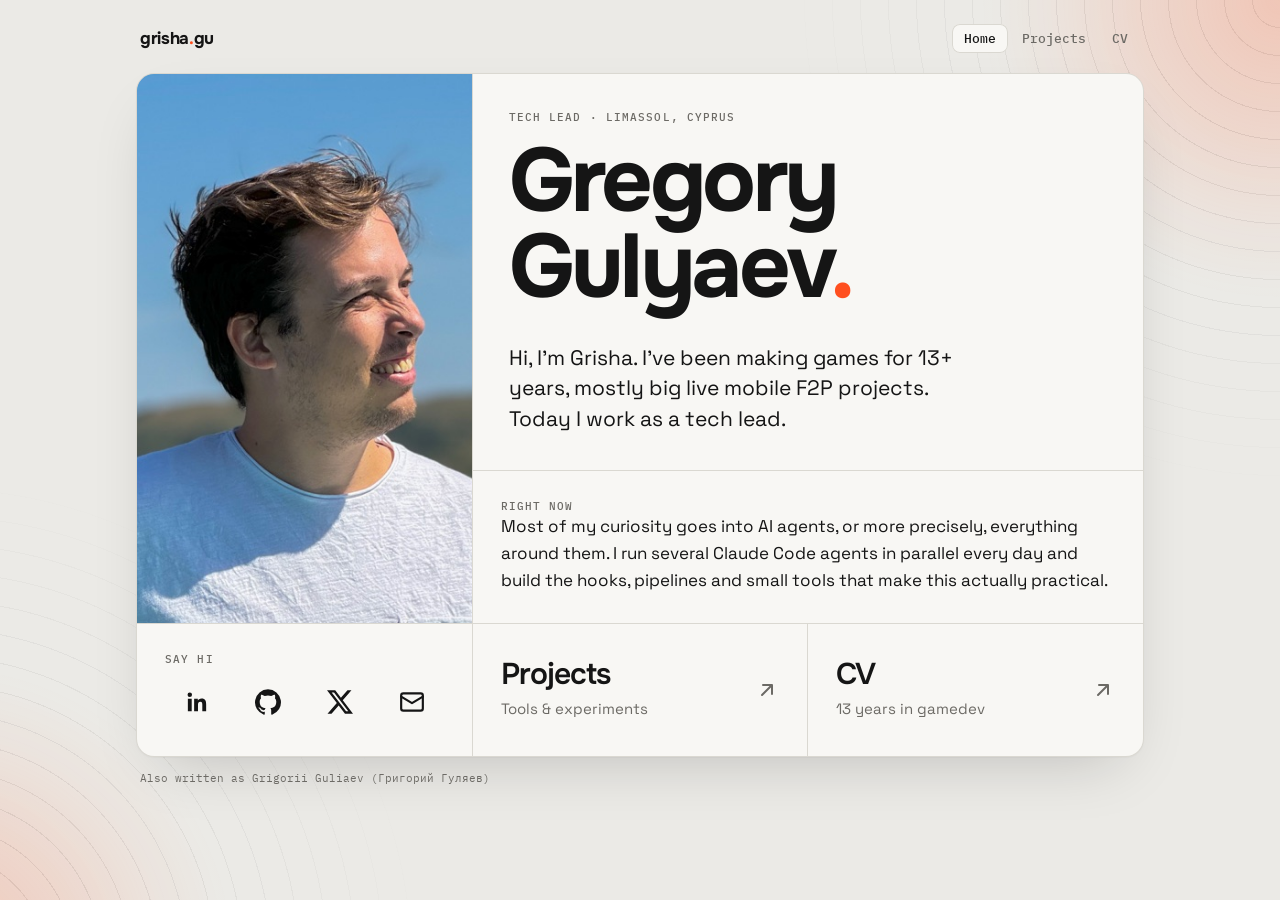
<file: index.html>
<!doctype html>
<html lang="en">
<head>
  <meta charset="utf-8">
  <meta name="viewport" content="width=device-width, initial-scale=1">
  <title>Gregory Gulyaev — Tech Lead, building tools for AI agents</title>
  <meta name="description" content="Gregory Gulyaev (Grigorii Guliaev): Tech Lead with 13+ years shipping games at scale, now building tools and pipelines for AI agents. Limassol, Cyprus.">
  <link rel="canonical" href="https://grisha-gu.dev/">
  <meta property="og:type" content="profile">
  <meta property="og:url" content="https://grisha-gu.dev/">
  <meta property="og:title" content="Gregory Gulyaev">
  <meta property="og:description" content="Tech Lead · 13+ yrs shipping games at scale · building tools for AI agents">
  <meta property="og:image" content="https://grisha-gu.dev/me.jpg">
  <meta name="twitter:card" content="summary">
  <meta name="twitter:site" content="@grisha_gu">
  <meta name="theme-color" content="#ebeae6" media="(prefers-color-scheme: light)">
  <meta name="theme-color" content="#0e0f10" media="(prefers-color-scheme: dark)">
  <link rel="icon" href="data:image/svg+xml,%3Csvg xmlns='http://www.w3.org/2000/svg' viewBox='0 0 100 100'%3E%3Ctext y='.9em' font-size='90'%3E👋%3C/text%3E%3C/svg%3E">
  <link rel="preconnect" href="https://fonts.googleapis.com">
  <link rel="preconnect" href="https://fonts.gstatic.com" crossorigin>
  <link href="https://fonts.googleapis.com/css2?family=Onest:wght@500;600;700&family=Space+Grotesk:wght@400;500;700&family=IBM+Plex+Mono:wght@400;500&display=swap" rel="stylesheet">
  <link rel="stylesheet" href="/style.css">
  <script type="application/ld+json">
  {
    "@context": "https://schema.org",
    "@type": "Person",
    "name": "Gregory Gulyaev",
    "alternateName": ["Grigorii Guliaev", "Григорий Гуляев"],
    "jobTitle": "Tech Lead",
    "url": "https://grisha-gu.dev/",
    "email": "mailto:gregory.gulyaev@gmail.com",
    "address": { "@type": "PostalAddress", "addressLocality": "Limassol", "addressCountry": "CY" },
    "sameAs": [
      "https://www.linkedin.com/in/gregory-gulyaev/",
      "https://github.com/grisha-gu",
      "https://x.com/grisha_gu",
      "https://grisha-gu.itch.io/"
    ]
  }
  </script>
</head>
<body>
  <div class="ripple a" aria-hidden="true"></div>
  <div class="ripple b" aria-hidden="true"></div>
  <div class="wrap">
    <header class="top">
      <a class="me" href="/">grisha<span>.</span>gu</a>
      <nav><a href="/" aria-current="page">Home</a><a href="/projects/">Projects</a><a href="/cv/">CV</a></nav>
    </header>

    <main class="panel">
      <section class="cell hero">
        <p class="label">Tech Lead · Limassol, Cyprus</p>
        <h1>Gregory<br>Gulyaev<span class="dot">.</span></h1>
        <p class="lead">Hi, I'm Grisha. I've been making games for 13+ years, mostly big live mobile F2P projects. Today I work as a tech lead.</p>
      </section>

      <div class="cell photo"><img src="/me.jpg" width="340" height="520" alt="Gregory Gulyaev"></div>

      <section class="cell now">
        <p class="label">Right now</p>
        <p>Most of my curiosity goes into AI agents, or more precisely, everything around them. I run several Claude Code agents in parallel every day and build the hooks, pipelines and small tools that make this actually practical.</p>
      </section>

      <a class="cell go" href="/projects/">
        <span><span class="t">Projects</span><span class="d">Tools &amp; experiments</span></span>
        <span class="arr"><svg viewBox="0 0 24 24" fill="none" stroke="currentColor" stroke-width="2" stroke-linecap="round" stroke-linejoin="round" aria-hidden="true"><path d="M7 17 17 7M8 7h9v9"/></svg></span>
      </a>
      <a class="cell go" href="/cv/">
        <span><span class="t">CV</span><span class="d">13 years in gamedev</span></span>
        <span class="arr"><svg viewBox="0 0 24 24" fill="none" stroke="currentColor" stroke-width="2" stroke-linecap="round" stroke-linejoin="round" aria-hidden="true"><path d="M7 17 17 7M8 7h9v9"/></svg></span>
      </a>

      <section class="cell contacts" aria-label="Contacts">
        <p class="label">Say hi</p>
        <div class="icons">
          <a class="icon" href="https://www.linkedin.com/in/gregory-gulyaev/" aria-label="LinkedIn" title="LinkedIn"><svg viewBox="0 0 24 24" fill="currentColor" aria-hidden="true"><path d="M20.45 20.45h-3.55v-5.57c0-1.33-.03-3.04-1.85-3.04-1.85 0-2.14 1.45-2.14 2.94v5.67H9.35V9h3.41v1.56h.05c.48-.9 1.64-1.85 3.37-1.85 3.6 0 4.27 2.37 4.27 5.46v6.28ZM5.34 7.43a2.06 2.06 0 1 1 0-4.13 2.06 2.06 0 0 1 0 4.13ZM7.12 20.45H3.56V9h3.56v11.45Z"/></svg></a>
          <a class="icon" href="https://github.com/grisha-gu" aria-label="GitHub" title="GitHub"><svg viewBox="0 0 24 24" fill="currentColor" aria-hidden="true"><path d="M12 .3a12 12 0 0 0-3.8 23.38c.6.12.82-.26.82-.57v-2.04c-3.34.73-4.04-1.6-4.04-1.6-.55-1.4-1.34-1.77-1.34-1.77-1.08-.74.09-.73.09-.73 1.2.09 1.84 1.24 1.84 1.24 1.07 1.83 2.8 1.3 3.49 1 .1-.78.42-1.3.76-1.6-2.67-.3-5.47-1.33-5.47-5.93 0-1.31.47-2.38 1.24-3.22-.14-.3-.54-1.52.1-3.18 0 0 1-.32 3.3 1.23a11.5 11.5 0 0 1 6 0c2.28-1.55 3.29-1.23 3.29-1.23.64 1.66.24 2.88.12 3.18a4.65 4.65 0 0 1 1.23 3.22c0 4.61-2.8 5.63-5.48 5.92.42.36.81 1.1.81 2.22v3.29c0 .31.21.69.82.57A12 12 0 0 0 12 .3Z"/></svg></a>
          <a class="icon" href="https://x.com/grisha_gu" aria-label="X" title="X"><svg viewBox="0 0 24 24" fill="currentColor" aria-hidden="true"><path d="M18.9 1.15h3.68l-8.04 9.19L24 22.85h-7.4l-5.8-7.59-6.64 7.59H.47l8.6-9.83L0 1.15h7.59l5.25 6.93 6.06-6.93Zm-1.29 19.5h2.04L6.49 3.24H4.3l13.31 17.41Z"/></svg></a>
          <a class="icon" href="mailto:gregory.gulyaev@gmail.com" aria-label="Email" title="gregory.gulyaev@gmail.com"><svg viewBox="0 0 24 24" fill="none" stroke="currentColor" stroke-width="2" stroke-linecap="round" stroke-linejoin="round" aria-hidden="true"><rect x="2" y="4" width="20" height="16" rx="2"/><path d="m22 7-10 6L2 7"/></svg></a>
        </div>
      </section>
    </main>
    <p class="aka">Also written as Grigorii Guliaev (Григорий Гуляев)</p>
  </div>
</body>
</html>
</file>
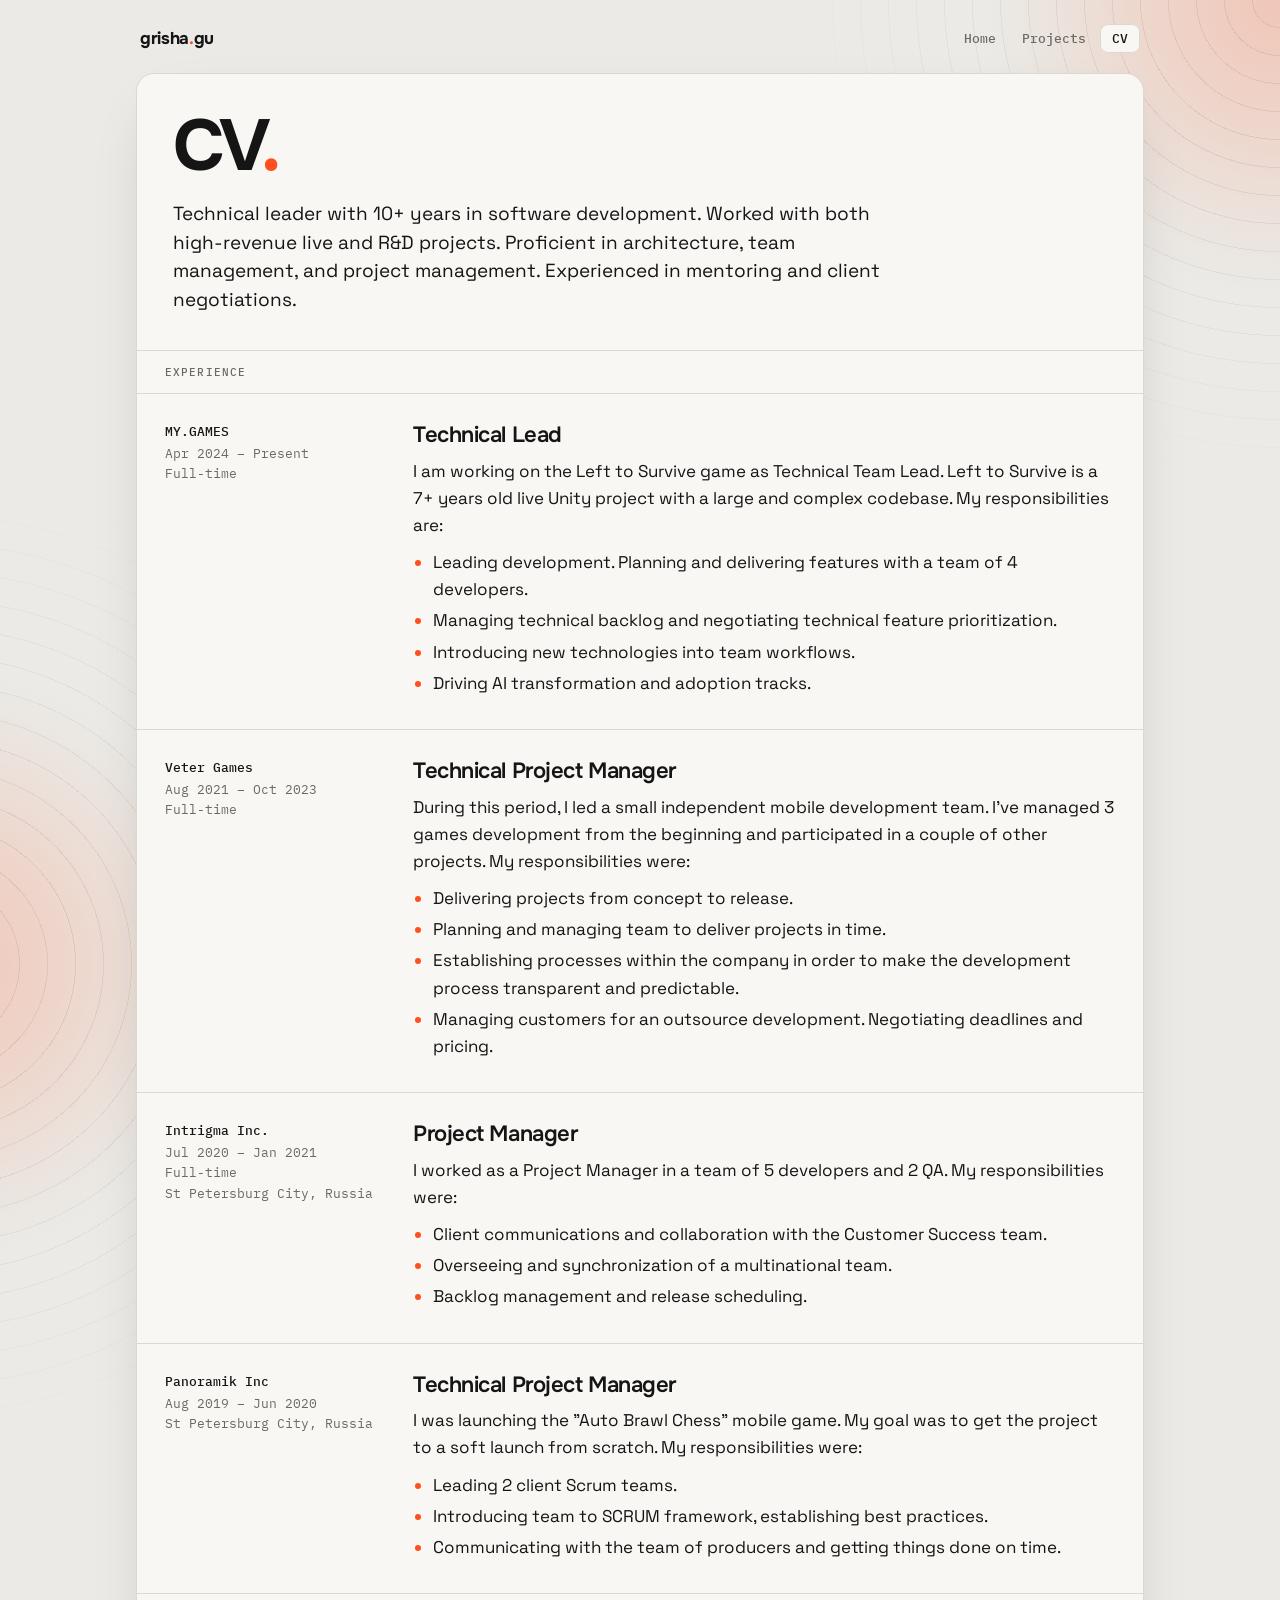
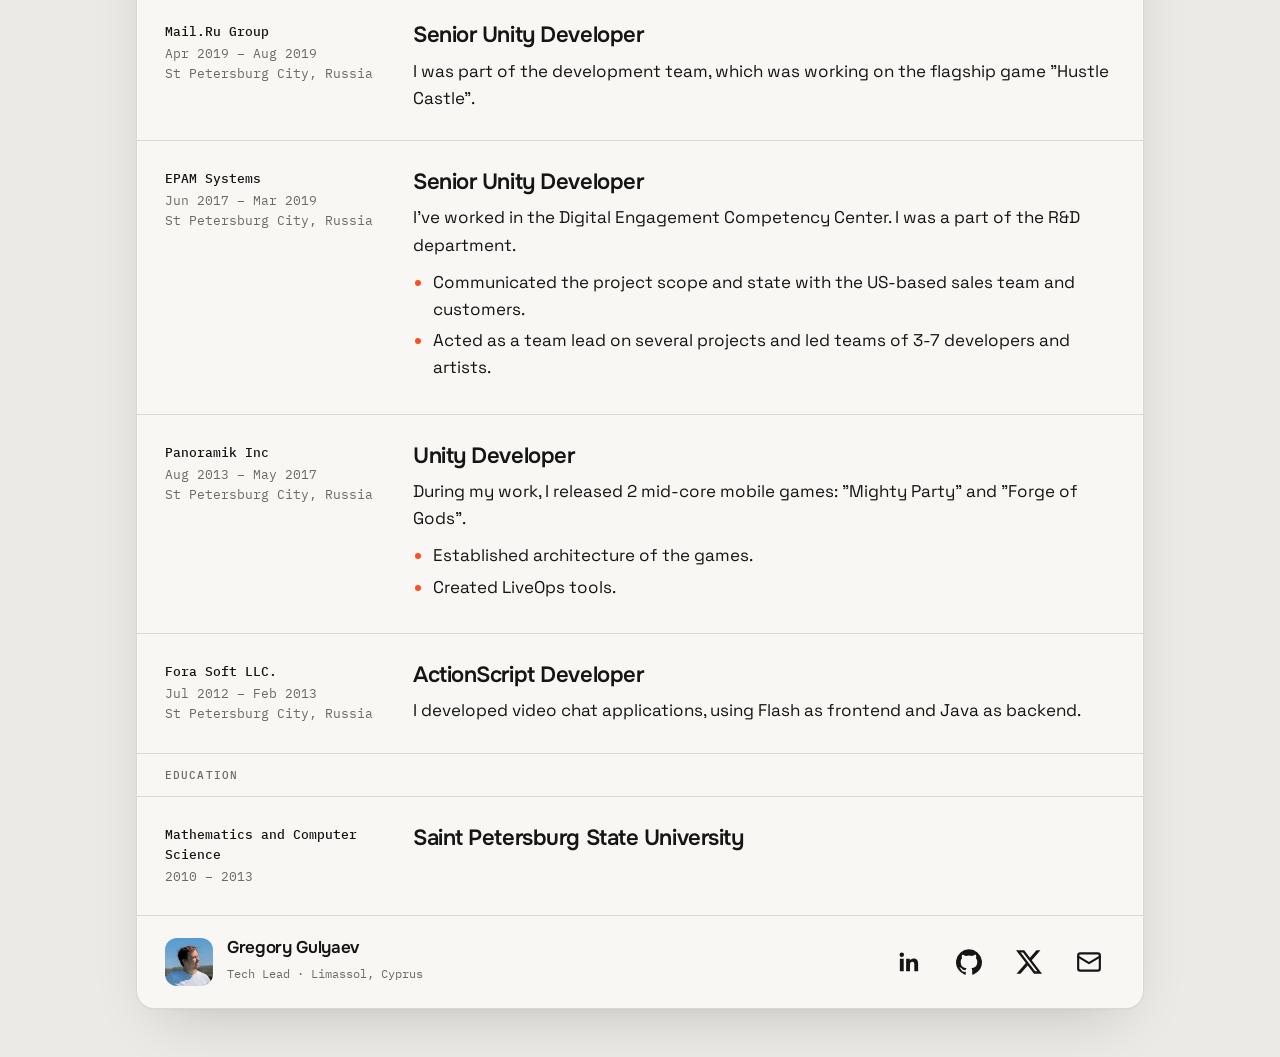
<file: cv/index.html>
<!doctype html>
<html lang="en">
<head>
  <meta charset="utf-8">
  <meta name="viewport" content="width=device-width, initial-scale=1">
  <title>CV — Gregory Gulyaev</title>
  <meta name="description" content="CV of Gregory Gulyaev: Technical Lead at MY.GAMES, 10+ years in game development.">
  <link rel="canonical" href="https://grisha-gu.dev/cv/">
  <meta property="og:url" content="https://grisha-gu.dev/cv/">
  <meta property="og:title" content="CV — Gregory Gulyaev">
  <meta property="og:description" content="Technical Lead at MY.GAMES, 10+ years in game development.">
  <meta property="og:image" content="https://grisha-gu.dev/me.jpg">
  <meta name="twitter:card" content="summary">
  <meta name="theme-color" content="#ebeae6" media="(prefers-color-scheme: light)">
  <meta name="theme-color" content="#0e0f10" media="(prefers-color-scheme: dark)">
  <link rel="icon" href="data:image/svg+xml,%3Csvg xmlns='http://www.w3.org/2000/svg' viewBox='0 0 100 100'%3E%3Ctext y='.9em' font-size='90'%3E👋%3C/text%3E%3C/svg%3E">
  <link rel="preconnect" href="https://fonts.googleapis.com">
  <link rel="preconnect" href="https://fonts.gstatic.com" crossorigin>
  <link href="https://fonts.googleapis.com/css2?family=Onest:wght@500;600;700&family=Space+Grotesk:wght@400;500;700&family=IBM+Plex+Mono:wght@400;500&display=swap" rel="stylesheet">
  <link rel="stylesheet" href="/style.css">
</head>
<body>
  <div class="ripple a" aria-hidden="true"></div>
  <div class="ripple b" aria-hidden="true"></div>
  <div class="wrap">
    <header class="top">
      <a class="me" href="/">grisha<span>.</span>gu</a>
      <nav><a href="/">Home</a><a href="/projects/">Projects</a><a href="/cv/" aria-current="page">CV</a></nav>
    </header>

    <main class="panel">
      <section class="cell page-head">
        <h1 class="page-title">CV<span class="dot">.</span></h1>
        <p class="page-intro">Technical leader with 10+ years in software development. Worked with both high-revenue live and R&amp;D projects. Proficient in architecture, team management, and project management. Experienced in mentoring and client negotiations.</p>
      </section>

      <h2 class="cell label section-label">Experience</h2>
      <article class="cell job">
        <div class="job-side"><b>MY.GAMES</b>Apr 2024 – Present<br>Full-time</div>
        <div>
          <h3>Technical Lead</h3>
          <p>I am working on the Left to Survive game as Technical Team Lead. Left to Survive is a 7+ years old live Unity project with a large and complex codebase. My responsibilities are:</p>
          <ul>
            <li>Leading development. Planning and delivering features with a team of 4 developers.</li>
            <li>Managing technical backlog and negotiating technical feature prioritization.</li>
            <li>Introducing new technologies into team workflows.</li>
            <li>Driving AI transformation and adoption tracks.</li>
          </ul>
        </div>
      </article>
      <article class="cell job">
        <div class="job-side"><b>Veter Games</b>Aug 2021 – Oct 2023<br>Full-time</div>
        <div>
          <h3>Technical Project Manager</h3>
          <p>During this period, I led a small independent mobile development team. I’ve managed 3 games development from the beginning and participated in a couple of other projects. My responsibilities were:</p>
          <ul>
            <li>Delivering projects from concept to release.</li>
            <li>Planning and managing team to deliver projects in time.</li>
            <li>Establishing processes within the company in order to make the development process transparent and predictable.</li>
            <li>Managing customers for an outsource development. Negotiating deadlines and pricing.</li>
          </ul>
        </div>
      </article>
      <article class="cell job">
        <div class="job-side"><b>Intrigma Inc.</b>Jul 2020 – Jan 2021<br>Full-time<br>St Petersburg City, Russia</div>
        <div>
          <h3>Project Manager</h3>
          <p>I worked as a Project Manager in a team of 5 developers and 2 QA. My responsibilities were:</p>
          <ul>
            <li>Client communications and collaboration with the Customer Success team.</li>
            <li>Overseeing and synchronization of a multinational team.</li>
            <li>Backlog management and release scheduling.</li>
          </ul>
        </div>
      </article>
      <article class="cell job">
        <div class="job-side"><b>Panoramik Inc</b>Aug 2019 – Jun 2020<br>St Petersburg City, Russia</div>
        <div>
          <h3>Technical Project Manager</h3>
          <p>I was launching the "Auto Brawl Chess" mobile game. My goal was to get the project to a soft launch from scratch. My responsibilities were:</p>
          <ul>
            <li>Leading 2 client Scrum teams.</li>
            <li>Introducing team to SCRUM framework, establishing best practices.</li>
            <li>Communicating with the team of producers and getting things done on time.</li>
          </ul>
        </div>
      </article>
      <article class="cell job">
        <div class="job-side"><b>Mail.Ru Group</b>Apr 2019 – Aug 2019<br>St Petersburg City, Russia</div>
        <div>
          <h3>Senior Unity Developer</h3>
          <p>I was part of the development team, which was working on the flagship game "Hustle Castle".</p>
        </div>
      </article>
      <article class="cell job">
        <div class="job-side"><b>EPAM Systems</b>Jun 2017 – Mar 2019<br>St Petersburg City, Russia</div>
        <div>
          <h3>Senior Unity Developer</h3>
          <p>I've worked in the Digital Engagement Competency Center. I was a part of the R&amp;D department.</p>
          <ul>
            <li>Communicated the project scope and state with the US-based sales team and customers.</li>
            <li>Acted as a team lead on several projects and led teams of 3-7 developers and artists.</li>
          </ul>
        </div>
      </article>
      <article class="cell job">
        <div class="job-side"><b>Panoramik Inc</b>Aug 2013 – May 2017<br>St Petersburg City, Russia</div>
        <div>
          <h3>Unity Developer</h3>
          <p>During my work, I released 2 mid-core mobile games: "Mighty Party" and "Forge of Gods".</p>
          <ul>
            <li>Established architecture of the games.</li>
            <li>Created LiveOps tools.</li>
          </ul>
        </div>
      </article>
      <article class="cell job">
        <div class="job-side"><b>Fora Soft LLC.</b>Jul 2012 – Feb 2013<br>St Petersburg City, Russia</div>
        <div>
          <h3>ActionScript Developer</h3>
          <p>I developed video chat applications, using Flash as frontend and Java as backend.</p>
        </div>
      </article>

      <h2 class="cell label section-label">Education</h2>
      <article class="cell job">
        <div class="job-side"><b>Mathematics and Computer Science</b>2010 – 2013</div>
        <div><h3>Saint Petersburg State University</h3></div>
      </article>

      <footer class="cell whoami">
        <a class="id" href="/"><img src="/me.jpg" width="48" height="48" alt=""><span><span class="name">Gregory Gulyaev</span><span class="loc">Tech Lead · Limassol, Cyprus</span></span></a>
          <div class="icons">
            <a class="icon" href="https://www.linkedin.com/in/gregory-gulyaev/" aria-label="LinkedIn" title="LinkedIn"><svg viewBox="0 0 24 24" fill="currentColor" aria-hidden="true"><path d="M20.45 20.45h-3.55v-5.57c0-1.33-.03-3.04-1.85-3.04-1.85 0-2.14 1.45-2.14 2.94v5.67H9.35V9h3.41v1.56h.05c.48-.9 1.64-1.85 3.37-1.85 3.6 0 4.27 2.37 4.27 5.46v6.28ZM5.34 7.43a2.06 2.06 0 1 1 0-4.13 2.06 2.06 0 0 1 0 4.13ZM7.12 20.45H3.56V9h3.56v11.45Z"/></svg></a>
            <a class="icon" href="https://github.com/grisha-gu" aria-label="GitHub" title="GitHub"><svg viewBox="0 0 24 24" fill="currentColor" aria-hidden="true"><path d="M12 .3a12 12 0 0 0-3.8 23.38c.6.12.82-.26.82-.57v-2.04c-3.34.73-4.04-1.6-4.04-1.6-.55-1.4-1.34-1.77-1.34-1.77-1.08-.74.09-.73.09-.73 1.2.09 1.84 1.24 1.84 1.24 1.07 1.83 2.8 1.3 3.49 1 .1-.78.42-1.3.76-1.6-2.67-.3-5.47-1.33-5.47-5.93 0-1.31.47-2.38 1.24-3.22-.14-.3-.54-1.52.1-3.18 0 0 1-.32 3.3 1.23a11.5 11.5 0 0 1 6 0c2.28-1.55 3.29-1.23 3.29-1.23.64 1.66.24 2.88.12 3.18a4.65 4.65 0 0 1 1.23 3.22c0 4.61-2.8 5.63-5.48 5.92.42.36.81 1.1.81 2.22v3.29c0 .31.21.69.82.57A12 12 0 0 0 12 .3Z"/></svg></a>
            <a class="icon" href="https://x.com/grisha_gu" aria-label="X" title="X"><svg viewBox="0 0 24 24" fill="currentColor" aria-hidden="true"><path d="M18.9 1.15h3.68l-8.04 9.19L24 22.85h-7.4l-5.8-7.59-6.64 7.59H.47l8.6-9.83L0 1.15h7.59l5.25 6.93 6.06-6.93Zm-1.29 19.5h2.04L6.49 3.24H4.3l13.31 17.41Z"/></svg></a>
            <a class="icon" href="mailto:gregory.gulyaev@gmail.com" aria-label="Email" title="gregory.gulyaev@gmail.com"><svg viewBox="0 0 24 24" fill="none" stroke="currentColor" stroke-width="2" stroke-linecap="round" stroke-linejoin="round" aria-hidden="true"><rect x="2" y="4" width="20" height="16" rx="2"/><path d="m22 7-10 6L2 7"/></svg></a>
          </div>
      </footer>
    </main>
  </div>
</body>
</html>
</file>
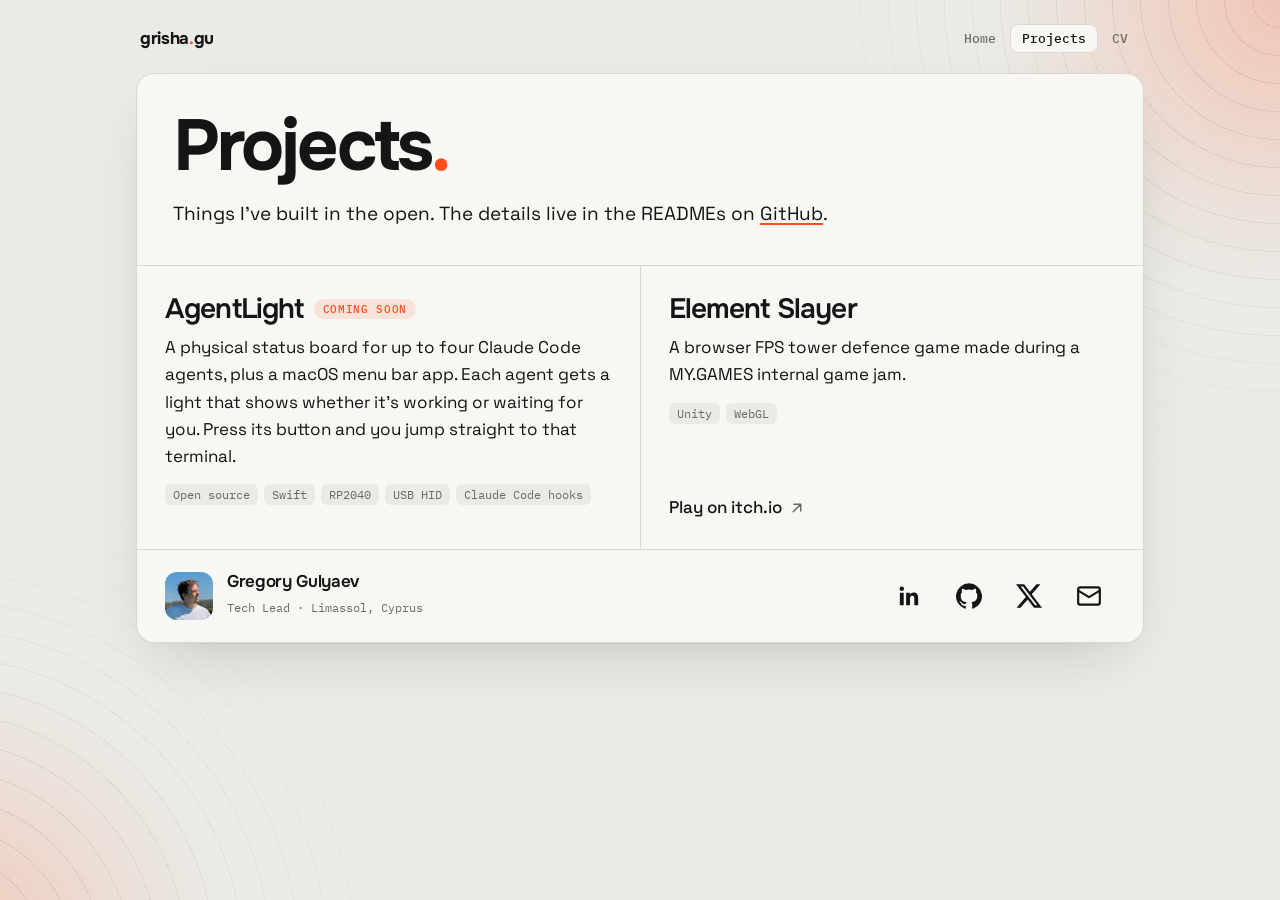
<file: projects/index.html>
<!doctype html>
<html lang="en">
<head>
  <meta charset="utf-8">
  <meta name="viewport" content="width=device-width, initial-scale=1">
  <title>Projects — Gregory Gulyaev</title>
  <meta name="description" content="Projects by Gregory Gulyaev: AgentLight, a status board for Claude Code agents, and other engineering experiments.">
  <link rel="canonical" href="https://grisha-gu.dev/projects/">
  <meta property="og:url" content="https://grisha-gu.dev/projects/">
  <meta property="og:title" content="Projects — Gregory Gulyaev">
  <meta property="og:description" content="AgentLight and other engineering experiments.">
  <meta property="og:image" content="https://grisha-gu.dev/me.jpg">
  <meta name="twitter:card" content="summary">
  <meta name="theme-color" content="#ebeae6" media="(prefers-color-scheme: light)">
  <meta name="theme-color" content="#0e0f10" media="(prefers-color-scheme: dark)">
  <link rel="icon" href="data:image/svg+xml,%3Csvg xmlns='http://www.w3.org/2000/svg' viewBox='0 0 100 100'%3E%3Ctext y='.9em' font-size='90'%3E👋%3C/text%3E%3C/svg%3E">
  <link rel="preconnect" href="https://fonts.googleapis.com">
  <link rel="preconnect" href="https://fonts.gstatic.com" crossorigin>
  <link href="https://fonts.googleapis.com/css2?family=Onest:wght@500;600;700&family=Space+Grotesk:wght@400;500;700&family=IBM+Plex+Mono:wght@400;500&display=swap" rel="stylesheet">
  <link rel="stylesheet" href="/style.css">
</head>
<body>
  <div class="ripple a" aria-hidden="true"></div>
  <div class="ripple b" aria-hidden="true"></div>
  <div class="wrap">
    <header class="top">
      <a class="me" href="/">grisha<span>.</span>gu</a>
      <nav><a href="/">Home</a><a href="/projects/" aria-current="page">Projects</a><a href="/cv/">CV</a></nav>
    </header>

    <main class="panel">
      <section class="cell page-head">
        <h1 class="page-title">Projects<span class="dot">.</span></h1>
        <p class="page-intro">Things I've built in the open. The details live in the READMEs on <a href="https://github.com/grisha-gu">GitHub</a>.</p>
      </section>

      <article class="cell project" id="agentlight">
        <div class="project-head"><h2>AgentLight</h2><span class="pill">Coming soon</span></div>
        <p>A physical status board for up to four Claude Code agents, plus a macOS menu bar app. Each agent gets a light that shows whether it's working or waiting for you. Press its button and you jump straight to that terminal.</p>
        <ul class="tags"><li>Open source</li><li>Swift</li><li>RP2040</li><li>USB HID</li><li>Claude Code hooks</li></ul>
      </article>

      <article class="cell project" id="element-slayer">
        <div class="project-head"><h2>Element Slayer</h2></div>
        <p>A browser FPS tower defence game made during a MY.GAMES internal game jam.</p>
        <ul class="tags"><li>Unity</li><li>WebGL</li></ul>
        <a class="more" href="https://grisha-gu.itch.io/">Play on itch.io <span class="arr"><svg viewBox="0 0 24 24" fill="none" stroke="currentColor" stroke-width="2" stroke-linecap="round" stroke-linejoin="round" aria-hidden="true"><path d="M7 17 17 7M8 7h9v9"/></svg></span></a>
      </article>

      <footer class="cell whoami">
        <a class="id" href="/"><img src="/me.jpg" width="48" height="48" alt=""><span><span class="name">Gregory Gulyaev</span><span class="loc">Tech Lead · Limassol, Cyprus</span></span></a>
          <div class="icons">
            <a class="icon" href="https://www.linkedin.com/in/gregory-gulyaev/" aria-label="LinkedIn" title="LinkedIn"><svg viewBox="0 0 24 24" fill="currentColor" aria-hidden="true"><path d="M20.45 20.45h-3.55v-5.57c0-1.33-.03-3.04-1.85-3.04-1.85 0-2.14 1.45-2.14 2.94v5.67H9.35V9h3.41v1.56h.05c.48-.9 1.64-1.85 3.37-1.85 3.6 0 4.27 2.37 4.27 5.46v6.28ZM5.34 7.43a2.06 2.06 0 1 1 0-4.13 2.06 2.06 0 0 1 0 4.13ZM7.12 20.45H3.56V9h3.56v11.45Z"/></svg></a>
            <a class="icon" href="https://github.com/grisha-gu" aria-label="GitHub" title="GitHub"><svg viewBox="0 0 24 24" fill="currentColor" aria-hidden="true"><path d="M12 .3a12 12 0 0 0-3.8 23.38c.6.12.82-.26.82-.57v-2.04c-3.34.73-4.04-1.6-4.04-1.6-.55-1.4-1.34-1.77-1.34-1.77-1.08-.74.09-.73.09-.73 1.2.09 1.84 1.24 1.84 1.24 1.07 1.83 2.8 1.3 3.49 1 .1-.78.42-1.3.76-1.6-2.67-.3-5.47-1.33-5.47-5.93 0-1.31.47-2.38 1.24-3.22-.14-.3-.54-1.52.1-3.18 0 0 1-.32 3.3 1.23a11.5 11.5 0 0 1 6 0c2.28-1.55 3.29-1.23 3.29-1.23.64 1.66.24 2.88.12 3.18a4.65 4.65 0 0 1 1.23 3.22c0 4.61-2.8 5.63-5.48 5.92.42.36.81 1.1.81 2.22v3.29c0 .31.21.69.82.57A12 12 0 0 0 12 .3Z"/></svg></a>
            <a class="icon" href="https://x.com/grisha_gu" aria-label="X" title="X"><svg viewBox="0 0 24 24" fill="currentColor" aria-hidden="true"><path d="M18.9 1.15h3.68l-8.04 9.19L24 22.85h-7.4l-5.8-7.59-6.64 7.59H.47l8.6-9.83L0 1.15h7.59l5.25 6.93 6.06-6.93Zm-1.29 19.5h2.04L6.49 3.24H4.3l13.31 17.41Z"/></svg></a>
            <a class="icon" href="mailto:gregory.gulyaev@gmail.com" aria-label="Email" title="gregory.gulyaev@gmail.com"><svg viewBox="0 0 24 24" fill="none" stroke="currentColor" stroke-width="2" stroke-linecap="round" stroke-linejoin="round" aria-hidden="true"><rect x="2" y="4" width="20" height="16" rx="2"/><path d="m22 7-10 6L2 7"/></svg></a>
          </div>
      </footer>
    </main>
  </div>
</body>
</html>
</file>
<file: style.css>
:root {
  --bg: #ebeae6;
  --tile: #f8f7f4;
  --ink: #151515;
  --dim: #6c6a65;
  --line: #dad8d1;
  --ring: rgba(21, 21, 21, .09);
  --glow: rgba(255, 106, 61, .28);
  --accent: #ff4f1f;
  --on-accent: #fff;
  --head: "Onest", system-ui, sans-serif;
  --mono: "IBM Plex Mono", ui-monospace, SFMono-Regular, Menlo, monospace;
}

@media (prefers-color-scheme: dark) {
  :root {
    --bg: #0e0f10;
    --tile: #18191a;
    --ink: #edece8;
    --dim: #8e8c87;
    --line: #2a2b2c;
    --ring: rgba(237, 236, 232, .07);
    --glow: rgba(255, 106, 61, .2);
    --accent: #ff6a3d;
    --on-accent: #150a05;
  }
}

* { box-sizing: border-box; }

html { -webkit-text-size-adjust: 100%; }

body {
  margin: 0;
  min-height: 100vh;
  background: var(--bg);
  color: var(--ink);
  font: 17px/1.6 "Space Grotesk", system-ui, sans-serif;
  -webkit-font-smoothing: antialiased;
  position: relative;
}

a { color: inherit; text-decoration: none; }
::selection { background: var(--accent); color: var(--on-accent); }

/* Background: concentric ripples from two corners */

.ripple {
  position: fixed;
  width: 110vmax;
  height: 110vmax;
  pointer-events: none;
  z-index: -1;
  border-radius: 50%;
  background: radial-gradient(circle, var(--glow), transparent 30%), repeating-radial-gradient(circle, transparent 0 27px, var(--ring) 27px 28px);
  -webkit-mask-image: radial-gradient(circle, #000 15%, transparent 50%);
          mask-image: radial-gradient(circle, #000 15%, transparent 50%);
}
.ripple.a { top: -55vmax; right: -55vmax; }
.ripple.b { bottom: -60vmax; left: -60vmax; }

/* Top bar */

.wrap { max-width: 1040px; margin: 0 auto; padding: 20px 16px 48px; }

.top { display: flex; justify-content: space-between; align-items: center; padding: 4px 4px 20px; }
.top .me { font-family: var(--head); font-weight: 700; letter-spacing: -0.02em; }
.top .me span { color: var(--accent); }
.top nav { display: flex; gap: 2px; font: 500 13px var(--mono); }
.top nav a { padding: 6px 12px; border-radius: 8px; color: var(--dim); }
.top nav a:hover { color: var(--ink); background: var(--tile); }
.top nav a[aria-current] { color: var(--ink); background: var(--tile); box-shadow: inset 0 0 0 1px var(--line); }

/* Panel: one card, dividers come from the 1px gaps showing the line colour */

.panel {
  display: grid;
  grid-template-columns: repeat(12, minmax(0, 1fr));
  gap: 1px;
  background: var(--line);
  border: 1px solid var(--line);
  border-radius: 18px;
  overflow: hidden;
  box-shadow: 0 1px 2px rgba(0, 0, 0, .04), 0 24px 60px -24px rgba(0, 0, 0, .2);
}
.cell { grid-column: 1 / -1; background: var(--tile); padding: 28px; min-width: 0; position: relative; }
.label { font: 500 11px var(--mono); text-transform: uppercase; letter-spacing: .1em; color: var(--dim); margin: 0 0 14px; }

.aka { margin: 14px 4px 0; font: 11px var(--mono); color: var(--dim); }

/* Contact icons */

.icons { width: 100%; display: grid; grid-template-columns: repeat(4, 1fr); gap: 8px; }
.icon { height: 52px; display: grid; place-items: center; border-radius: 12px; color: var(--ink); transition: background .15s, transform .15s; }
.icon svg { width: 26px; height: 26px; }
.icon:hover { background: var(--bg); transform: translateY(-2px); }

/* Home: photo + contacts on the left, text and links on the right */

.photo { grid-column: 1 / span 4; grid-row: 1 / span 2; padding: 0; }
.photo img { width: 100%; height: 100%; object-fit: cover; display: block; }

.hero { grid-column: 5 / -1; grid-row: 1; padding: 36px; }
.hero h1 { font-family: var(--head); font-size: clamp(46px, 7.8vw, 90px); line-height: .96; letter-spacing: -0.04em; font-weight: 700; margin: 0 0 32px; }
.dot { color: var(--accent); }
.hero .lead { font-size: 21px; line-height: 1.45; margin: 0; max-width: 36ch; }

.now { grid-column: 5 / -1; grid-row: 2; }
.now p { margin: 0; max-width: 60ch; }

.go { grid-column: span 4; grid-row: 3; display: flex; align-items: center; justify-content: space-between; gap: 12px; transition: background .2s; }
.go .t { font-family: var(--head); font-size: 30px; font-weight: 600; letter-spacing: -0.03em; line-height: 1; display: block; }
.go .d { color: var(--dim); font-size: 15px; margin-top: 8px; display: block; }
.go:hover { background: var(--bg); }

.arr { flex: none; display: grid; place-items: center; color: var(--dim); transition: transform .2s, color .2s; }
.arr svg { width: 24px; height: 24px; }
a:hover > .arr { transform: translate(3px, -3px); color: var(--accent); }

.contacts { grid-column: 1 / span 4; grid-row: 3; display: flex; flex-direction: column; justify-content: space-between; gap: 10px; }
.contacts .label { margin: 0; }

/* Inner pages */

.page-head { padding: 36px; }
.page-title { font-family: var(--head); font-size: clamp(44px, 7vw, 72px); line-height: 1; letter-spacing: -0.04em; font-weight: 700; margin: 0 0 18px; }
.page-intro { margin: 0; max-width: 62ch; font-size: 19px; line-height: 1.5; }
.page-intro a, .prose a { text-decoration: underline; text-decoration-color: var(--accent); text-decoration-thickness: 2px; text-underline-offset: 3px; }
.page-intro a:hover, .prose a:hover { color: var(--accent); }

.section-label { padding: 14px 28px; margin: 0; }

/* Projects */

.project { grid-column: span 6; display: flex; flex-direction: column; }
.project-head { display: flex; flex-wrap: wrap; align-items: center; gap: 10px; margin-bottom: 10px; }
.project h2 { font-family: var(--head); font-size: 28px; line-height: 1.1; letter-spacing: -0.03em; font-weight: 600; margin: 0; }
.project p { margin: 0 0 14px; }
.pill { font: 500 11px var(--mono); text-transform: uppercase; letter-spacing: .06em; padding: 3px 9px; border-radius: 999px; color: var(--accent); background: color-mix(in srgb, var(--accent) 12%, transparent); }
.tags { display: flex; flex-wrap: wrap; gap: 6px; list-style: none; padding: 0; margin: 0 0 16px; }
.tags li { font: 12px var(--mono); color: var(--dim); background: var(--bg); border-radius: 6px; padding: 3px 8px; }
.more { margin-top: auto; display: inline-flex; align-items: center; gap: 6px; font-weight: 500; align-self: flex-start; }
.more .arr svg { width: 18px; height: 18px; }
.more:hover { color: var(--accent); }

/* CV */

.job { display: grid; grid-template-columns: 220px minmax(0, 1fr); gap: 28px; }
.job-side { font: 13px/1.55 var(--mono); color: var(--dim); }
.job-side b { display: block; font-weight: 500; color: var(--ink); margin-bottom: 2px; }
.job h3 { font-family: var(--head); font-size: 22px; line-height: 1.25; letter-spacing: -0.02em; font-weight: 600; margin: 0 0 8px; }
.job p { margin: 0 0 10px; }
.job p:last-child { margin-bottom: 0; }
.job ul { margin: 0; padding-left: 20px; }
.job li { margin-bottom: 4px; }
.job li::marker { color: var(--accent); }

/* Footer card on inner pages */

.whoami { display: flex; align-items: center; justify-content: space-between; gap: 20px; flex-wrap: wrap; padding: 20px 28px; }
.whoami .id { display: flex; align-items: center; gap: 14px; }
.whoami img { width: 48px; height: 48px; border-radius: 12px; object-fit: cover; display: block; }
.whoami .name { font-family: var(--head); font-weight: 600; letter-spacing: -0.02em; line-height: 1.2; display: block; }
.whoami .loc { font: 12px var(--mono); color: var(--dim); }
.whoami .icons { width: auto; grid-template-columns: repeat(4, 52px); }

/* Phone */

@media (max-width: 860px) {
  .photo, .hero, .now, .contacts, .project { grid-column: 1 / -1; grid-row: auto; }
  .go { grid-column: span 6; grid-row: auto; }
  .photo { order: -1; }
  .photo img { aspect-ratio: 4 / 3; }
  .hero, .page-head { padding: 28px 22px; }
  .cell { padding: 22px; }
  .section-label { padding: 12px 22px; }
  .contacts .icons { max-width: 300px; }
  .job { grid-template-columns: 1fr; gap: 10px; }
  .whoami { padding: 18px 22px; }
}

@media (max-width: 460px) {
  .go { grid-column: 1 / -1; }
  .top nav a { padding: 6px 8px; }
  .whoami .icons { grid-template-columns: repeat(4, 44px); gap: 4px; }
}
</file>
